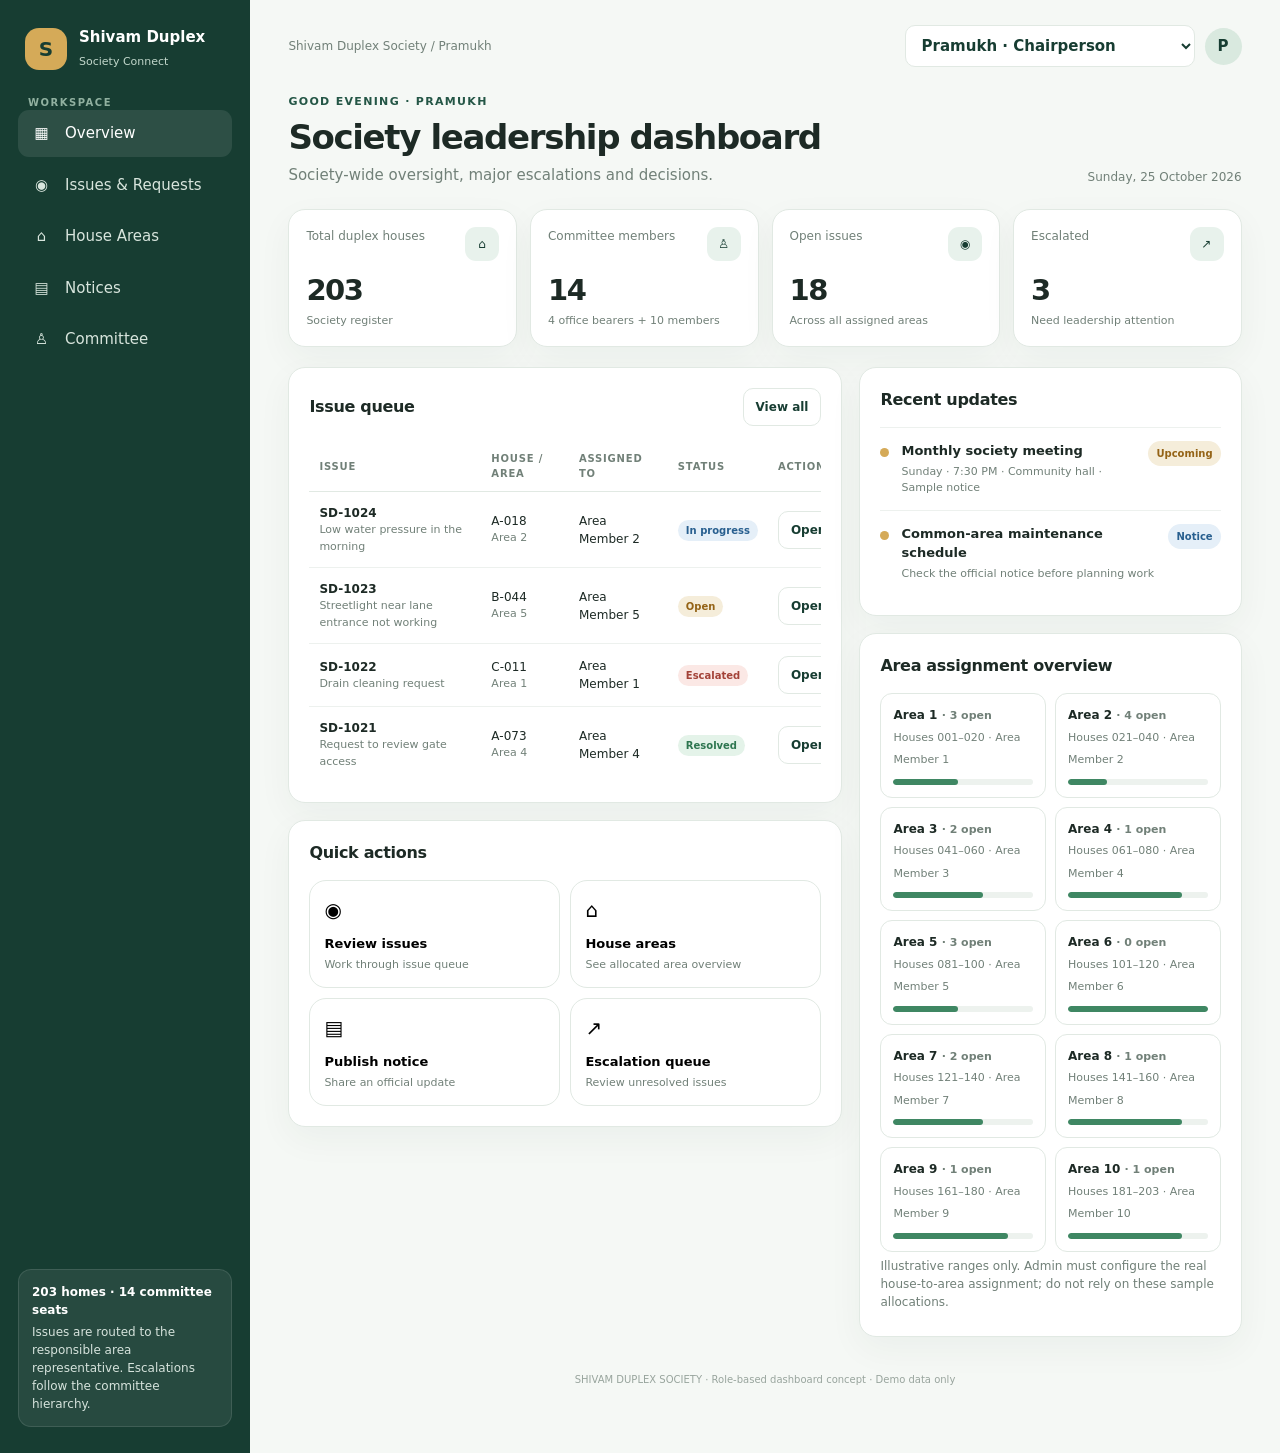
<file: dashboards.html>
<!doctype html>
<html lang="en">
<head>
<meta charset="utf-8"><meta name="viewport" content="width=device-width,initial-scale=1">
<meta name="theme-color" content="#173d32">
<title>Shivam Duplex Society · Dashboards</title>
<style>
:root{--green:#173d32;--green2:#245646;--mint:#e8f2ec;--gold:#d5aa58;--ink:#1d2a25;--muted:#718078;--line:#e1e9e3;--paper:#f5f8f5;--white:#fff;--red:#b64242;--amber:#946316;--blue:#285f8f;--shadow:0 12px 35px #153b2b0c}
*{box-sizing:border-box}body{margin:0;background:var(--paper);color:var(--ink);font:15px/1.5 Inter,ui-sans-serif,system-ui,-apple-system,"Segoe UI",sans-serif}button,input,select,textarea{font:inherit}button{cursor:pointer}.shell{min-height:100vh;display:grid;grid-template-columns:250px minmax(0,1fr)}aside{background:var(--green);color:white;padding:26px 18px;display:flex;flex-direction:column;gap:24px}.brand{display:flex;align-items:center;gap:12px;padding:0 7px}.brandmark{width:42px;height:42px;border-radius:14px;background:var(--gold);color:var(--green);display:grid;place-items:center;font-weight:900;font-size:20px}.brand strong{display:block;font-size:15px}.brand small{color:#c2d7cb;font-size:11px}.navlabel{color:#91b1a0;font-size:10px;letter-spacing:.15em;font-weight:800;padding:0 10px}.nav{display:grid;gap:5px}.nav button{border:0;background:transparent;color:#d8e5dd;text-align:left;padding:12px;border-radius:11px;display:flex;gap:12px;align-items:center}.nav button.active,.nav button:hover{background:#ffffff18;color:#fff}.nav .ico{width:23px;text-align:center}.aside-note{margin-top:auto;background:#ffffff12;border:1px solid #ffffff1c;padding:13px;border-radius:13px;color:#d6e3dc;font-size:12px}.aside-note b{display:block;color:white;margin-bottom:4px}main{min-width:0;padding:25px clamp(16px,3vw,40px) 48px}.topbar{display:flex;justify-content:space-between;align-items:center;gap:15px;margin-bottom:27px}.crumb{color:var(--muted);font-size:12px}.topright{display:flex;align-items:center;gap:10px}.role-select{border:1px solid var(--line);background:white;border-radius:10px;padding:10px 12px;color:var(--green);font-weight:700;max-width:100%}.avatar{width:37px;height:37px;border-radius:50%;background:#d9e9df;color:var(--green);display:grid;place-items:center;font-weight:800}.eyebrow{color:var(--green2);font-size:11px;letter-spacing:.12em;font-weight:800;text-transform:uppercase}.heading{font-size:clamp(25px,3vw,34px);line-height:1.15;letter-spacing:-.04em;margin:7px 0}.sub{color:var(--muted);margin:0}.welcome{display:flex;justify-content:space-between;gap:20px;align-items:flex-end;margin-bottom:23px}.date{font-size:12px;color:var(--muted);white-space:nowrap}.stats{display:grid;grid-template-columns:repeat(4,minmax(0,1fr));gap:13px;margin:20px 0}.stat,.panel,.quick{background:white;border:1px solid var(--line);border-radius:17px;box-shadow:var(--shadow)}.stat{padding:17px}.stat-top{display:flex;justify-content:space-between;gap:8px;color:var(--muted);font-size:12px}.stat-icon{width:34px;height:34px;display:grid;place-items:center;background:var(--mint);border-radius:11px;color:var(--green)}.num{font-size:29px;font-weight:800;letter-spacing:-.05em;margin-top:8px}.hint{font-size:11px;color:var(--muted)}.grid2{display:grid;grid-template-columns:minmax(0,1.45fr) minmax(270px,1fr);gap:17px;align-items:start}.panel{padding:20px;margin-bottom:17px;min-width:0}.panel-head{display:flex;align-items:center;justify-content:space-between;gap:12px;margin-bottom:15px}.panel h2{font-size:16px;margin:0;letter-spacing:-.02em}.panel p{margin:5px 0;color:var(--muted);font-size:12px}.btn{border:1px solid var(--line);background:white;border-radius:10px;padding:9px 12px;color:var(--green);font-weight:750;font-size:12px}.btn.primary{background:var(--green);color:white;border-color:var(--green)}.btn.gold{background:var(--gold);border-color:var(--gold);color:var(--green)}.btn.danger{color:var(--red)}.actions{display:flex;flex-wrap:wrap;gap:8px}.quickgrid{display:grid;grid-template-columns:repeat(2,minmax(0,1fr));gap:10px}.quick{padding:14px;text-align:left;box-shadow:none;transition:transform .15s,border-color .15s}.quick:hover{transform:translateY(-2px);border-color:#aac6b5}.quick .qico{font-size:20px;margin-bottom:9px}.quick b{display:block;font-size:13px}.quick small{display:block;color:var(--muted);font-size:11px;margin-top:3px}.list{display:grid;gap:0}.item{display:flex;gap:12px;align-items:flex-start;padding:13px 0;border-top:1px solid #edf1ee}.item:first-child{border-top:0}.dot{width:9px;height:9px;border-radius:50%;background:#d5aa58;margin-top:7px;flex:none}.itembody{flex:1;min-width:0}.itemtitle{font-size:13px;font-weight:750}.itemmeta{font-size:11px;color:var(--muted);margin-top:3px}.status{font-size:10px;font-weight:800;padding:5px 8px;border-radius:20px;white-space:nowrap;background:#f5edda;color:var(--amber)}.status.open{background:#fbe8e5;color:#a34238}.status.progress{background:#e5eff8;color:var(--blue)}.status.closed{background:#e4f3e9;color:#2e7650}.tablewrap{overflow:auto}table{border-collapse:collapse;width:100%;font-size:12px;min-width:540px}th{text-align:left;font-size:10px;text-transform:uppercase;letter-spacing:.08em;color:var(--muted);font-weight:800;padding:10px;border-bottom:1px solid var(--line)}td{padding:12px 10px;border-bottom:1px solid #edf1ee;vertical-align:middle}tr:last-child td{border-bottom:0}.person{display:flex;align-items:center;gap:9px}.personicon{width:32px;height:32px;border-radius:11px;background:var(--mint);display:grid;place-items:center}.person small{display:block;color:var(--muted);font-size:10px}.area-grid{display:grid;grid-template-columns:repeat(2,minmax(0,1fr));gap:9px}.area{border:1px solid var(--line);border-radius:12px;padding:12px}.area b{font-size:12px;display:block}.area small{font-size:11px;color:var(--muted)}.progressbar{height:6px;border-radius:9px;background:#edf2ee;overflow:hidden;margin-top:9px}.progressbar span{display:block;height:100%;background:#3f8763;border-radius:9px}.notice{background:#f9f2e3;border:1px solid #f0e1bd;color:#6b501b;border-radius:13px;padding:13px;font-size:12px;margin-bottom:17px}.notice b{display:block;margin-bottom:3px}.hidden{display:none!important}.modalback{position:fixed;inset:0;background:#10251dcc;display:none;align-items:center;justify-content:center;padding:16px;z-index:20}.modalback.open{display:flex}.modal{width:min(560px,100%);max-height:90vh;overflow:auto;background:white;border-radius:20px;padding:23px;box-shadow:0 25px 90px #0004}.modalhead{display:flex;justify-content:space-between;gap:12px;align-items:start}.modal h2{margin:0;font-size:21px}.x{border:0;background:var(--paper);border-radius:10px;width:35px;height:35px;font-size:20px}.formgrid{display:grid;grid-template-columns:1fr 1fr;gap:12px;margin-top:16px}.field{display:grid;gap:6px}.field.full{grid-column:1/-1}.field label{font-size:10px;font-weight:800;letter-spacing:.08em;color:var(--muted)}.field input,.field select,.field textarea{width:100%;border:1px solid #dce6de;border-radius:10px;padding:11px;background:#fcfdfc;color:var(--ink)}.field textarea{resize:vertical}.modalfoot{display:flex;justify-content:flex-end;gap:9px;margin-top:18px}.toast{position:fixed;bottom:20px;left:50%;transform:translateX(-50%);background:#1d3027;color:white;border-radius:12px;padding:12px 17px;font-size:12px;box-shadow:0 8px 35px #0002;display:none;z-index:40;max-width:90vw}.toast.show{display:block}.footer{text-align:center;color:#98a49d;font-size:10px;padding:18px}.smallmuted{font-size:11px;color:var(--muted)}@media(max-width:1000px){.shell{grid-template-columns:205px minmax(0,1fr)}.stats{grid-template-columns:repeat(2,minmax(0,1fr))}.grid2{grid-template-columns:1fr}}@media(max-width:680px){.shell{display:block}aside{padding:13px 14px;gap:12px;position:sticky;top:0;z-index:10}.brandmark{width:35px;height:35px}.brand{padding:0}.navlabel,.aside-note{display:none}.nav{display:flex;overflow-x:auto;gap:4px}.nav button{white-space:nowrap;padding:9px 10px;font-size:12px}.nav .ico{width:auto}main{padding:19px 14px 35px}.topbar{margin-bottom:20px}.welcome{display:block}.date{margin-top:10px}.stats{gap:9px}.stat{padding:13px}.num{font-size:25px}.grid2{display:block}.panel{padding:15px}.quickgrid{grid-template-columns:repeat(2,minmax(0,1fr))}.formgrid{grid-template-columns:1fr}.field.full{grid-column:auto}.area-grid{grid-template-columns:1fr 1fr}.topright{gap:6px}.role-select{max-width:190px;padding:8px;font-size:11px}.avatar{display:none}}@media(max-width:380px){.stats{grid-template-columns:1fr 1fr}.stat-top{font-size:10px}.area-grid{grid-template-columns:1fr}}
</style>
</head>
<body>
<div class="shell">
<aside>
 <div class="brand"><div class="brandmark">S</div><div><strong>Shivam Duplex</strong><small>Society Connect</small></div></div>
 <div><div class="navlabel">WORKSPACE</div><nav class="nav" id="nav">
  <button class="active" data-page="overview"><span class="ico">▦</span>Overview</button>
  <button data-page="issues"><span class="ico">◉</span>Issues & Requests</button>
  <button data-page="area"><span class="ico">⌂</span>House Areas</button>
  <button data-page="notices"><span class="ico">▤</span>Notices</button>
  <button data-page="members"><span class="ico">♙</span>Committee</button>
 </nav></div>
 <div class="aside-note"><b>203 homes · 14 committee seats</b>Issues are routed to the responsible area representative. Escalations follow the committee hierarchy.</div>
</aside>
<main>
 <div class="topbar"><div class="crumb">Shivam Duplex Society / <span id="crumb">Overview</span></div><div class="topright"><select class="role-select" id="roleSelect" aria-label="Preview dashboard role"><option value="pramukh">Pramukh · Chairperson</option><option value="mantri">Mantri · Secretary</option><option value="khanjanji">Khanjanji · Treasurer</option><option value="upmantri">Upmantri · Deputy Secretary</option><option value="committee">Area Committee Member</option><option value="owner">House Owner</option><option value="tenant">Tenant</option></select><div class="avatar" id="avatar">P</div></div></div>
 <div id="dashboard"></div>
 <div class="footer">SHIVAM DUPLEX SOCIETY · Role-based dashboard concept · Demo data only</div>
</main>
</div>
<div class="modalback" id="modalback" role="dialog" aria-modal="true" aria-labelledby="modalTitle"><div class="modal"><div class="modalhead"><div><h2 id="modalTitle">Raise an issue</h2><p id="modalIntro">Tell us what needs attention.</p></div><button class="x" id="closeModal" aria-label="Close">×</button></div><div id="modalBody"></div><div class="modalfoot" id="modalFoot"></div></div></div><div class="toast" id="toast" role="status"></div>
<script>
const roles={
 pramukh:{name:'Pramukh',title:'Society leadership dashboard',desc:'Society-wide oversight, major escalations and decisions.',initial:'P',perms:['society','issues','area','notices','members','finance'],stats:[['Total duplex houses','203','Society register'],['Committee members','14','4 office bearers + 10 members'],['Open issues','18','Across all assigned areas'],['Escalated','3','Need leadership attention']]},
 mantri:{name:'Mantri',title:'Secretary dashboard',desc:'Coordinate complaints, notices, meetings and committee follow-ups.',initial:'M',perms:['society','issues','area','notices','members'],stats:[['Open issues','18','Across the society'],['Awaiting update','7','Area member follow-up'],['Escalated to you','5','Review and coordinate'],['Active notices','4','Community communication']]},
 khanjanji:{name:'Khanjanji',title:'Treasurer dashboard',desc:'Review society income, expenses, dues and financial records.',initial:'K',perms:['finance','issues','notices'],stats:[['Maintenance dues','₹1.24L','Illustrative outstanding'],['Collected this month','₹3.82L','Illustrative figure'],['Expense approvals','6','Require review'],['Receipts to issue','9','Pending reconciliation']]},
 upmantri:{name:'Upmantri',title:'Deputy secretary dashboard',desc:'Support the Mantri and follow up on delegated society work.',initial:'U',perms:['society','issues','area','notices','members'],stats:[['Follow-ups due','7','Assigned actions'],['Open issues','18','Society-wide visibility by authority'],['Area updates','11','Received this week'],['Escalations','3','Help coordinate resolution']]},
 committee:{name:'Area Committee Member',title:'Your assigned area dashboard',desc:'Handle local issues first, document action and escalate unresolved problems.',initial:'A',perms:['issues','area','notices'],stats:[['Assigned houses','~14–15','Illustrative even split'],['Open area issues','4','Sample area data'],['In progress','2','You are handling'],['Need escalation','1','Raise to Mantri / Upmantri']]},
 owner:{name:'House Owner',title:'Your home, your society',desc:'Report problems, track requests, view notices and check society updates.',initial:'O',perms:['issues','notices'],stats:[['My open issues','2','Awaiting resolution'],['Resolved issues','5','Your house history'],['Unread notices','3','Committee updates'],['Maintenance due','₹2,500','Sample amount only']]},
 tenant:{name:'Tenant',title:'Tenant home dashboard',desc:'Raise issues affecting your stay and follow progress without seeing private owner records.',initial:'T',perms:['issues','notices'],stats:[['My open issues','1','Awaiting resolution'],['Resolved issues','2','Your request history'],['Unread notices','3','Community updates'],['Emergency contacts','Available','Use verified society directory']]}
};
let currentRole='pramukh';let tickets=[
{id:'SD-1024',house:'A-018',area:'Area 2',category:'Water / Plumbing',title:'Low water pressure in the morning',by:'House owner',assigned:'Area Member 2',status:'In progress',level:'Area member',date:'25 Oct 2026'},
{id:'SD-1023',house:'B-044',area:'Area 5',category:'Streetlight / Electrical',title:'Streetlight near lane entrance not working',by:'Tenant',assigned:'Area Member 5',status:'Open',level:'Area member',date:'25 Oct 2026'},
{id:'SD-1022',house:'C-011',area:'Area 1',category:'Drainage / Sanitation',title:'Drain cleaning request',by:'House owner',assigned:'Area Member 1',status:'Escalated',level:'Mantri',date:'24 Oct 2026'},
{id:'SD-1021',house:'A-073',area:'Area 4',category:'Security / Gate',title:'Request to review gate access',by:'House owner',assigned:'Area Member 4',status:'Resolved',level:'Area member',date:'23 Oct 2026'},
{id:'SD-1020',house:'D-009',area:'Area 3',category:'Common area',title:'Garden bench needs repair',by:'Tenant',assigned:'Area Member 3',status:'Open',level:'Area member',date:'22 Oct 2026'}
];
const areas=Array.from({length:10},(_,i)=>({name:'Area '+(i+1),member:'Area Member '+(i+1),range:['Houses 001–020','Houses 021–040','Houses 041–060','Houses 061–080','Houses 081–100','Houses 101–120','Houses 121–140','Houses 141–160','Houses 161–180','Houses 181–203'][i],open:[3,4,2,1,3,0,2,1,1,1][i]}));
const offices=[{name:'Pramukh',role:'Chairperson',task:'Major decisions · final escalation',scope:'All society'},{name:'Mantri',role:'Secretary',task:'Complaints · notices · minutes · follow-ups',scope:'Society-wide coordination'},{name:'Khanjanji',role:'Treasurer',task:'Income · expenses · dues · receipts',scope:'Financial records'},{name:'Upmantri',role:'Deputy Secretary',task:'Delegated follow-ups · coordination',scope:'As delegated'}];
const $=id=>document.getElementById(id);const esc=s=>String(s).replace(/[&<>"']/g,c=>({'&':'&amp;','<':'&lt;','>':'&gt;','"':'&quot;',"'":'&#39;'}[c]));
function statCards(items){return '<div class="stats">'+items.map((s,i)=>'<div class="stat"><div class="stat-top"><span>'+s[0]+'</span><span class="stat-icon">'+['⌂','♙','◉','↗'][i]+'</span></div><div class="num">'+s[1]+'</div><div class="hint">'+s[2]+'</div></div>').join('')+'</div>'}
function statusTag(s){let cls=s==='Resolved'?'closed':s==='In progress'?'progress':s==='Escalated'?'open':'';return '<span class="status '+cls+'">'+esc(s)+'</span>'}
function issueRows(list){return list.map(t=>'<div class="item"><span class="dot" style="background:'+(t.status==='Resolved'?'#3b8a60':t.status==='Escalated'?'#c65a4b':t.status==='In progress'?'#4e84b4':'#d5aa58')+'"></span><div class="itembody"><div class="itemtitle">'+esc(t.title)+'</div><div class="itemmeta">'+esc(t.id)+' · House '+esc(t.house)+' · '+esc(t.category)+'</div><div class="itemmeta">'+esc(t.assigned)+' · '+esc(t.date)+'</div></div>'+statusTag(t.status)+'</div>').join('')}
function panel(title,body,button=''){return '<section class="panel"><div class="panel-head"><h2>'+title+'</h2>'+button+'</div>'+body+'</section>'}
function ticketTable(list){return '<div class="tablewrap"><table><thead><tr><th>Issue</th><th>House / Area</th><th>Assigned to</th><th>Status</th><th>Action</th></tr></thead><tbody>'+list.map(t=>'<tr><td><b>'+esc(t.id)+'</b><div class="smallmuted">'+esc(t.title)+'</div></td><td>'+esc(t.house)+'<div class="smallmuted">'+esc(t.area)+'</div></td><td>'+esc(t.assigned)+'</td><td>'+statusTag(t.status)+'</td><td><button class="btn" onclick="viewTicket(\''+t.id+'\')">Open</button></td></tr>').join('')+'</tbody></table></div>'}
function areaCards(){return '<div class="area-grid">'+areas.map(a=>'<div class="area"><b>'+a.name+' <span class="smallmuted">· '+a.open+' open</span></b><small>'+a.range+' · '+a.member+'</small><div class="progressbar"><span style="width:'+Math.max(12,100-a.open*18)+'%"></span></div></div>').join('')+'</div><p class="smallmuted">Illustrative ranges only. Admin must configure the real house-to-area assignment; do not rely on these sample allocations.</p>'}
function quickActions(r){let arr=[];if(['owner','tenant'].includes(r))arr=[['＋','Raise an issue','Send a problem to your assigned area','newIssue'],['◷','Track my issues','See status and updates','myIssues'],['▤','Society notices','Rules, meetings and alerts','notices'],['☎','Emergency contacts','Verified society contact directory','contacts']];else if(r==='khanjanji')arr=[['₹','Review expenses','Check submitted bills','finance'],['▣','Maintenance dues','Review dues and receipts','finance'],['▤','Financial report','View income and expenses','finance'],['◉','Issue affecting spending','Review maintenance requests','issues']];else arr=[['◉','Review issues','Work through issue queue','issues'],['⌂','House areas','See allocated area overview','area'],['▤','Publish notice','Share an official update','newNotice'],['↗','Escalation queue','Review unresolved issues','escalated']];return '<div class="quickgrid">'+arr.map(a=>'<button class="quick" onclick="action(\''+a[3]+'\')"><div class="qico">'+a[0]+'</div><b>'+a[1]+'</b><small>'+a[2]+'</small></button>').join('')+'</div>'}
function render(){const r=roles[currentRole];$('avatar').textContent=r.initial;$('crumb').textContent=r.name;$('nav').querySelectorAll('button').forEach(b=>b.classList.toggle('active',b.dataset.page==='overview'));const owner=['owner','tenant'].includes(currentRole);const sampleNotice='<div class="item"><span class="dot"></span><div class="itembody"><div class="itemtitle">Monthly society meeting</div><div class="itemmeta">Sunday · 7:30 PM · Community hall · Sample notice</div></div><span class="status">Upcoming</span></div><div class="item"><span class="dot"></span><div class="itembody"><div class="itemtitle">Common-area maintenance schedule</div><div class="itemmeta">Check the official notice before planning work</div></div><span class="status progress">Notice</span></div>';
let body='<div class="welcome"><div><div class="eyebrow">Good evening · '+esc(r.name)+'</div><h1 class="heading">'+r.title+'</h1><p class="sub">'+r.desc+'</p></div><div class="date">Sunday, 25 October 2026</div></div>';
if(currentRole==='committee')body+='<div class="notice"><b>Area-first responsibility</b>Handle routine matters within your assigned area. Record the action taken. Escalate unresolved or sensitive issues to the Mantri/Upmantri; major decisions go to the Pramukh.</div>';
if(owner)body+='<div class="notice"><b>Resident privacy</b>You can see your own requests and public notices. Other houses’ personal, tenant, payment and complaint details remain private.</div>';
body+=statCards(r.stats);
body+='<div class="grid2"><div>'+panel(owner?'My recent issues':'Issue queue',owner?issueRows(tickets.filter(t=>t.by.toLowerCase().includes(currentRole==='tenant'?'tenant':'house owner')).slice(0,3)):ticketTable(currentRole==='committee'?tickets.filter(t=>t.area==='Area 2'):tickets.slice(0,4)),'<button class="btn" onclick="action(\''+(owner?'myIssues':'issues')+'\')">View all</button>')+panel('Quick actions',quickActions(currentRole))+'</div><div>'+panel(owner?'Society notices':'Recent updates',sampleNotice)+((currentRole==='pramukh'||currentRole==='mantri'||currentRole==='upmantri'||currentRole==='committee')?panel('Area assignment overview',areaCards()):currentRole==='khanjanji'?panel('Finance review queue','<div class="item"><span class="dot"></span><div class="itembody"><div class="itemtitle">Common area light replacement</div><div class="itemmeta">Invoice review required · Sample entry</div></div><span class="status">Review</span></div><div class="item"><span class="dot"></span><div class="itembody"><div class="itemtitle">Monthly maintenance receipts</div><div class="itemmeta">Reconciliation · Sample entry</div></div><span class="status progress">Pending</span></div>'):panel('Your support route','<p>1. Raise the issue with house number and details.</p><p>2. Your assigned area member reviews it.</p><p>3. If unresolved, it is escalated to the Mantri/Upmantri and then the Pramukh when needed.</p>'))+'</div></div>';
$('dashboard').innerHTML=body;
}
function setPage(page){document.querySelectorAll('#nav button').forEach(b=>b.classList.toggle('active',b.dataset.page===page));$('crumb').textContent=({overview:'Overview',issues:'Issues & Requests',area:'House Areas',notices:'Notices',members:'Committee'}[page]||'Overview');const r=roles[currentRole];if(page==='overview'){render();return}
let html='<div class="welcome"><div><div class="eyebrow">'+esc(r.name)+' workspace</div><h1 class="heading">'+({issues:'Issues & Requests',area:'House area assignments',notices:'Society notices',members:'Committee directory'}[page])+'</h1><p class="sub">Access is determined by the signed-in role in the production system.</p></div></div>';
if(page==='issues')html+=panel('Issue register',ticketTable(currentRole==='owner'?tickets.filter(t=>t.house==='A-012'):currentRole==='tenant'?tickets.filter(t=>t.by==='Tenant'):tickets));
if(page==='area')html+=panel('House-to-area assignment',areaCards())+panel('Assignment rules','<p>There are 203 duplex houses and 10 other area committee members in addition to the four office bearers. A suggested even split is about 20–21 houses per area member, but use the society-approved house-line map rather than assuming equal ranges.</p><p>Only authorized administrators should edit assignments. The application should automatically route new issues to the mapped area member.</p>');
if(page==='notices')html+=panel('Official notices', '<div class="list">'+ '<div class="item"><span class="dot"></span><div class="itembody"><div class="itemtitle">Monthly society meeting</div><div class="itemmeta">Sunday · 7:30 PM · Community hall</div></div><span class="status">Upcoming</span></div>'+ '<div class="item"><span class="dot"></span><div class="itembody"><div class="itemtitle">Common-area maintenance schedule</div><div class="itemmeta">Please check with the committee before work starts</div></div><span class="status progress">Notice</span></div></div>',currentRole==='pramukh'||currentRole==='mantri'?'<button class="btn primary" onclick="action(\'newNotice\')">＋ Publish notice</button>':'');
if(page==='members')html+=panel('Office bearers','<div class="list">'+offices.map(o=>'<div class="item"><span class="personicon">♙</span><div class="itembody"><div class="itemtitle">'+o.name+' · '+o.role+'</div><div class="itemmeta">'+o.task+' · '+o.scope+'</div></div></div>').join('')+'</div>')+panel('10 area committee seats','<p>Member names, phone numbers and actual house-line assignments should be filled by the society administrator after approval.</p>'+areaCards());
$('dashboard').innerHTML=html}
function showModal(title,intro,fields,submitLabel,onSubmit){$('modalTitle').textContent=title;$('modalIntro').textContent=intro;$('modalBody').innerHTML='<form id="activeForm" class="formgrid">'+fields+'</form>';$('modalFoot').innerHTML='<button class="btn" onclick="closeModal()">Cancel</button><button class="btn primary" id="submitModal">'+submitLabel+'</button>';$('modalback').classList.add('open');$('submitModal').onclick=()=>{const f=$('activeForm');if(!f.reportValidity())return;onSubmit(new FormData(f));}}
function newIssue(){showModal('Raise a society issue','Your issue will be routed to the area member assigned to your house.','<div class="field"><label>YOUR ROLE</label><select name="residentRole"><option>House Owner</option><option>Tenant</option></select></div><div class="field"><label>HOUSE NUMBER</label><input name="house" required placeholder="e.g. A-018"></div><div class="field"><label>ISSUE CATEGORY</label><select name="category"><option>Water / Plumbing</option><option>Electrical / Streetlight</option><option>Drainage / Sanitation</option><option>Security / Gate</option><option>Common area</option><option>Noise / Neighbour concern</option><option>Other</option></select></div><div class="field"><label>URGENCY</label><select name="urgency"><option>Normal</option><option>Urgent</option><option>Safety concern</option></select></div><div class="field full"><label>DESCRIPTION</label><textarea name="description" rows="3" required placeholder="Describe the issue and where it is happening"></textarea></div>', 'Submit issue',f=>{const id='SD-'+(1025+tickets.length);tickets.unshift({id,house:String(f.get('house')).toUpperCase(),area:'Awaiting house map',category:f.get('category'),title:f.get('description'),by:f.get('residentRole'),assigned:'Pending verified area mapping',status:'Open',level:'Area member',date:'25 Oct 2026'});closeModal();toast('Demo issue '+id+' added locally. It has not been sent to a server.');render();});}
function newNotice(){showModal('Draft a society notice','Only authorized office bearers should publish official notices.','<div class="field full"><label>NOTICE TITLE</label><input name="title" required></div><div class="field"><label>VISIBLE TO</label><select name="audience"><option>All residents</option><option>Owners only</option><option>Tenants and owners</option><option>Committee only</option></select></div><div class="field"><label>NOTICE TYPE</label><select name="type"><option>General</option><option>Meeting</option><option>Maintenance</option><option>Emergency</option></select></div><div class="field full"><label>MESSAGE</label><textarea name="message" rows="4" required></textarea></div>','Save demo draft',f=>{closeModal();toast('Notice draft saved only in this preview; no residents were notified.');});}
function action(a){if(a==='newIssue'){newIssue();return}if(a==='newNotice'){if(!['pramukh','mantri','upmantri'].includes(currentRole)){toast('Your role cannot publish official notices in this preview.');return}newNotice();return}if(a==='myIssues'){setPage('issues');return}if(a==='issues'||a==='escalated'){setPage('issues');return}if(a==='area'){setPage('area');return}if(a==='notices'){setPage('notices');return}if(a==='finance'){if(currentRole!=='khanjanji'&&currentRole!=='pramukh'){toast('Finance records are restricted to authorized office bearers.');return}showModal('Finance module','Illustrative finance dashboard only.','<p>Live dues, payment receipts, expense approval and bank reconciliation require a secure backend and verified society data.</p>','Close',()=>closeModal());return}if(a==='contacts'){showModal('Emergency contacts','Use only verified society contact details.','<p>Populate this directory with approved security, ambulance, fire and committee contacts. No demo phone numbers are shown as real contacts.</p>','Close',()=>closeModal());return}toast('This action needs verified house mapping and backend permissions.')}
function viewTicket(id){const t=tickets.find(x=>x.id===id);if(!t)return;let fields='<p><b>'+esc(t.title)+'</b></p><p>House '+esc(t.house)+' · '+esc(t.area)+' · '+esc(t.category)+'</p><p>Assigned: '+esc(t.assigned)+' · Current stage: '+esc(t.level)+'</p>';if(!['owner','tenant'].includes(currentRole)){fields+='<div class="field"><label>UPDATE STATUS</label><select id="updateStatus"><option '+(t.status==='Open'?'selected':'')+'>Open</option><option '+(t.status==='In progress'?'selected':'')+'>In progress</option><option '+(t.status==='Escalated'?'selected':'')+'>Escalated</option><option '+(t.status==='Resolved'?'selected':'')+'>Resolved</option></select></div><div class="field"><label>ESCALATE TO</label><select id="updateLevel"><option>Area member</option><option>Mantri</option><option>Upmantri</option><option>Pramukh</option></select></div><div class="field"><label>ACTION / RESOLUTION NOTE</label><textarea id="updateNote" rows="2" placeholder="Record action taken"></textarea></div>'}showModal('Issue '+t.id,'Issue tracking and escalation history',fields,'Save update',()=>{if(!['owner','tenant'].includes(currentRole)){t.status=$('updateStatus').value;t.level=$('updateLevel').value;t.assigned=t.level==='Area member'?t.assigned:t.level;toast('Issue updated locally in demo only.')}closeModal();setPage('issues');});}
function closeModal(){$('modalback').classList.remove('open')}
$('closeModal').onclick=closeModal;$('modalback').addEventListener('click',e=>{if(e.target===$('modalback'))closeModal()});document.addEventListener('keydown',e=>{if(e.key==='Escape')closeModal()});$('roleSelect').addEventListener('change',e=>{currentRole=e.target.value;render()});$('nav').addEventListener('click',e=>{const b=e.target.closest('button[data-page]');if(b)setPage(b.dataset.page)});render();window.action=action;window.closeModal=closeModal;window.viewTicket=viewTicket;
</script>
</body>
</html>
</file>
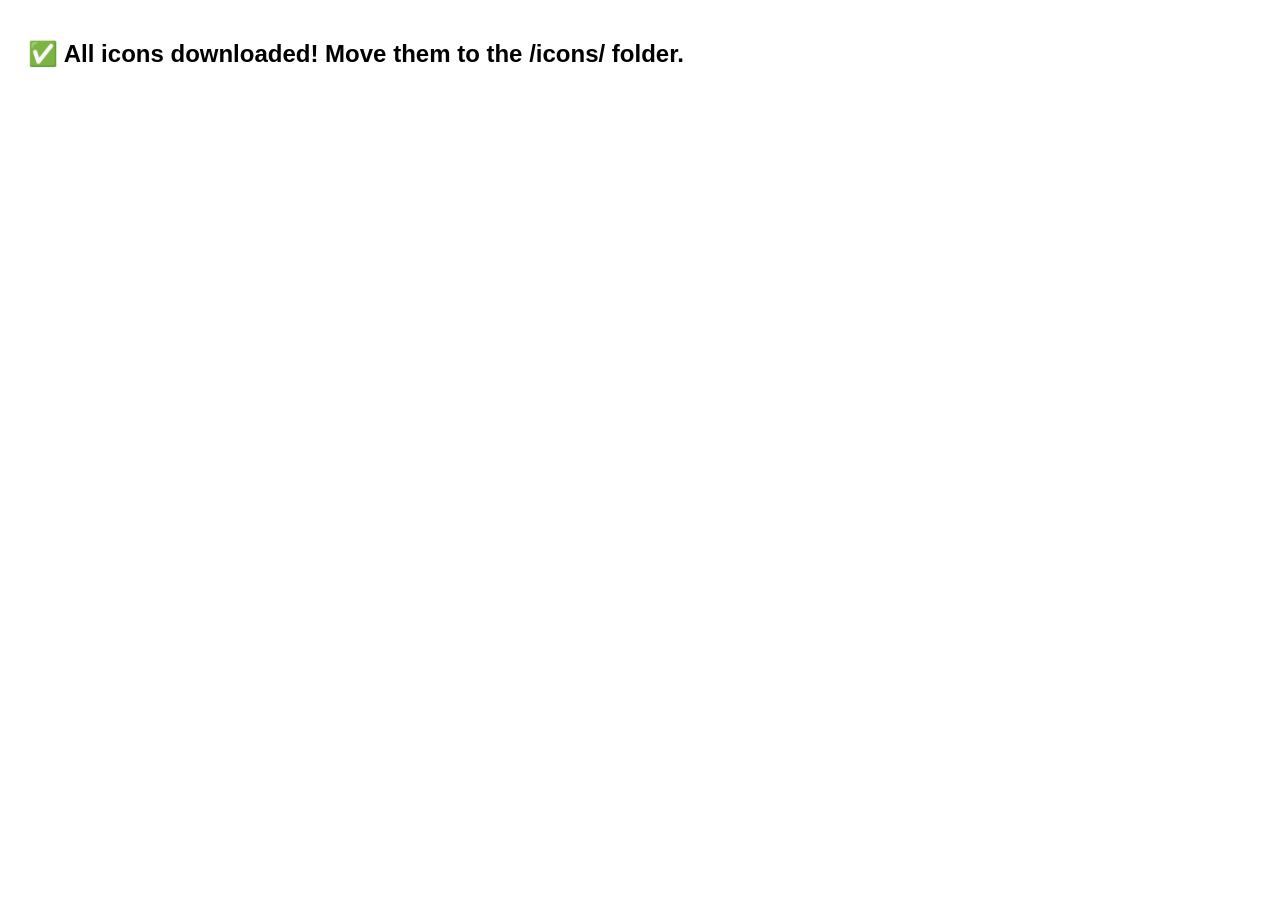
<file: generate-icons.html>
﻿<!DOCTYPE html>
<html>
<head><title>Icon Generator</title></head>
<body>
<canvas id="c"></canvas>
<script>
// Generate all PWA icons as PNG data URLs and download them
const sizes = [72, 96, 128, 144, 152, 192, 384, 512];

function generateIcon(size) {
  const canvas = document.createElement('canvas');
  canvas.width = size;
  canvas.height = size;
  const ctx = canvas.getContext('2d');

  // Background gradient
  const grad = ctx.createLinearGradient(0, 0, size, size);
  grad.addColorStop(0, '#0a0820');
  grad.addColorStop(1, '#1a1050');
  ctx.fillStyle = grad;
  // Rounded rect
  const r = size * 0.22;
  ctx.beginPath();
  ctx.moveTo(r, 0); ctx.lineTo(size - r, 0);
  ctx.quadraticCurveTo(size, 0, size, r);
  ctx.lineTo(size, size - r);
  ctx.quadraticCurveTo(size, size, size - r, size);
  ctx.lineTo(r, size); ctx.quadraticCurveTo(0, size, 0, size - r);
  ctx.lineTo(0, r); ctx.quadraticCurveTo(0, 0, r, 0);
  ctx.closePath();
  ctx.fill();

  // Indigo glow circle
  const glow = ctx.createRadialGradient(size*0.5, size*0.42, 0, size*0.5, size*0.42, size*0.38);
  glow.addColorStop(0, 'rgba(79,70,229,0.5)');
  glow.addColorStop(1, 'rgba(79,70,229,0)');
  ctx.fillStyle = glow;
  ctx.fillRect(0, 0, size, size);

  // House emoji / building symbol
  const fs = size * 0.48;
  ctx.font = `${fs}px serif`;
  ctx.textAlign = 'center';
  ctx.textBaseline = 'middle';
  ctx.fillText('🏘', size * 0.5, size * 0.46);

  // "SD" text at bottom
  ctx.font = `bold ${size * 0.13}px Inter, Arial, sans-serif`;
  ctx.fillStyle = 'rgba(165,180,252,0.9)';
  ctx.fillText('SHIVAM', size * 0.5, size * 0.82);

  return canvas.toDataURL('image/png');
}

// Download all icons
sizes.forEach(size => {
  const dataUrl = generateIcon(size);
  const a = document.createElement('a');
  a.href = dataUrl;
  a.download = `icon-${size}.png`;
  document.body.appendChild(a);
  a.click();
  document.body.removeChild(a);
});

document.body.innerHTML = '<h2 style="font-family:sans-serif;padding:20px;">✅ All icons downloaded! Move them to the /icons/ folder.</h2>';
</script>
</body>
</html>
</file>
